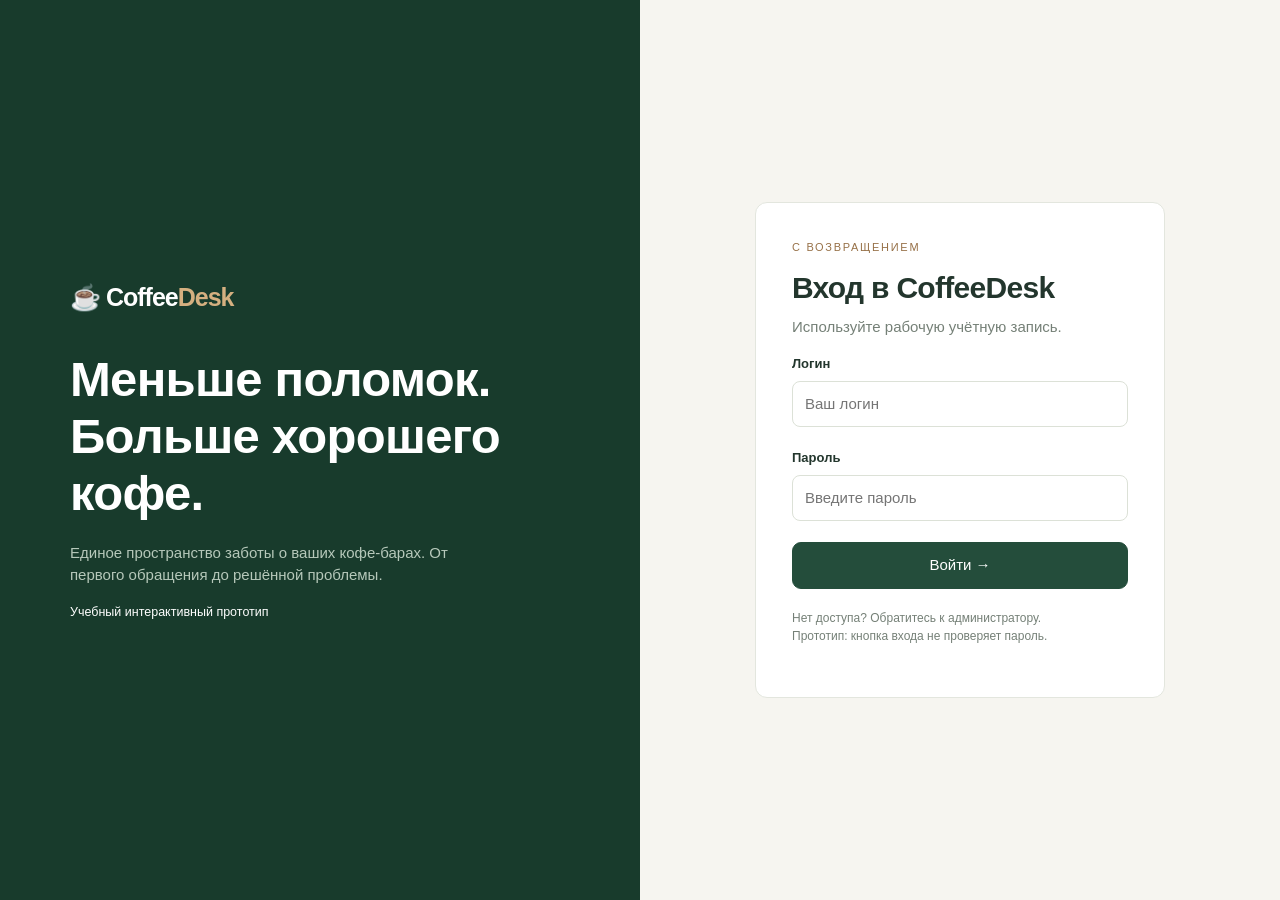
<file: docs/prototype/index.html>
<!doctype html>
<html lang="ru">
<head>
<meta charset="utf-8"><meta name="viewport" content="width=device-width,initial-scale=1">
<title>CoffeeDesk · интерактивный прототип</title>
<style>
:root{--green:#244d3b;--ink:#23362d;--muted:#758077;--paper:#f6f5f0;--line:#e3e6de;--accent:#c18b54}*{box-sizing:border-box}body{margin:0;background:var(--paper);color:var(--ink);font:15px/1.5 Arial,sans-serif}a{color:inherit;text-decoration:none}button,input,select,textarea{font:inherit}button,.button{display:inline-flex;align-items:center;justify-content:center;padding:11px 19px;border:1px solid var(--line);border-radius:9px;background:white;cursor:pointer;gap:8px}button:focus-visible,a:focus-visible{outline:3px solid #cb9959;outline-offset:3px}.primary{background:var(--green);color:white;border-color:var(--green)}.danger{color:#a43632}.app{display:grid;grid-template-columns:240px 1fr;min-height:100vh}aside{background:#183b2c;color:#e4eee7;padding:35px 22px;display:flex;flex-direction:column}.brand{font-size:25px;font-weight:bold;letter-spacing:-1px}.brand span{color:#d5b080}.tag{font-size:11px;color:#b4c7b9;text-transform:uppercase;letter-spacing:2px;margin:5px 0 42px}nav a{display:block;padding:13px 16px;margin:6px 0;border-radius:8px;color:#c5d7ca}nav a.active{background:#30533f;color:white}aside small{margin-top:auto;color:#9cb4a2;padding:16px 8px}.workspace{padding:0 42px 40px}header{display:flex;justify-content:space-between;align-items:center;border-bottom:1px solid var(--line);height:91px;color:var(--muted);font-size:13px}.avatar{display:inline-flex;align-items:center;gap:12px;color:var(--ink)}.avatar b{display:grid;place-items:center;width:36px;height:36px;background:#e5e9dd;border-radius:50%;font-size:12px}.prototype{background:#fff3d9;color:#80591b;padding:7px 12px;font-size:12px}.heading{display:flex;justify-content:space-between;align-items:center;margin:32px 0 23px}h1{font-size:30px;letter-spacing:-.7px;margin:0 0 6px}h2{font-size:18px;margin:0 0 16px}p{margin:0 0 16px}.muted{color:var(--muted)}.eyebrow{font-size:11px;letter-spacing:1.7px;text-transform:uppercase;color:#977148;margin-bottom:9px}.stats{display:grid;grid-template-columns:repeat(3,1fr);gap:18px;margin-bottom:26px}.stat,.card{background:white;border:1px solid var(--line);border-radius:12px;padding:23px}.stat strong{font-size:31px;display:block;margin:8px 0}.stat small{color:var(--muted)}.filters{display:flex;gap:12px;padding:18px;border-bottom:1px solid var(--line);flex-wrap:wrap}.filters input{flex:1;min-width:180px}.table-card{background:white;border:1px solid var(--line);border-radius:12px;overflow:hidden}input,select,textarea{border:1px solid #dce1d7;border-radius:8px;padding:11px 12px;background:white;color:var(--ink);width:100%}select{width:auto}textarea{min-height:125px;resize:vertical}table{width:100%;border-collapse:collapse;text-align:left}th{font-size:11px;letter-spacing:1px;text-transform:uppercase;color:var(--muted);padding:15px 20px;background:#fcfcf9}td{padding:19px 20px;border-top:1px solid #eff0ea;font-size:13px}td strong{display:block;font-size:14px;margin-bottom:3px}td small{color:var(--muted)}.number{color:#8c988d;font-size:12px}.badge{display:inline-block;white-space:nowrap;border-radius:20px;padding:5px 10px;font-size:12px}.new{background:#eff0ec;color:#667165}.work{background:#fff1d9;color:#986518}.done{background:#e9f2e8;color:#4d7952}.closed{background:#e8ecef;color:#66727e}.urgent{color:#ab543b}.foot{padding:15px 20px;color:var(--muted);font-size:12px}.two{display:grid;grid-template-columns:minmax(0,1fr) 330px;gap:22px}.form{max-width:820px}.grid{display:grid;grid-template-columns:1fr 1fr;gap:20px}label{display:block;font-size:13px;font-weight:bold;margin:0 0 7px}.field{margin-bottom:21px}.field small{display:block;margin-top:6px;color:var(--muted);font-size:12px}.field select{width:100%}.actions{display:flex;justify-content:flex-end;gap:12px;border-top:1px solid var(--line);padding-top:20px}.notice{border-radius:8px;background:#f2f5ed;padding:14px;color:#68765f;font-size:13px;margin-bottom:20px}.error{background:#fff0ec;color:#a13b2a}.meta{display:grid;grid-template-columns:110px 1fr;gap:14px;font-size:13px}.meta dt{color:var(--muted)}.meta dd{margin:0}.timeline{border-left:2px solid #dfe7dc;padding-left:20px;margin:20px 0;color:#73806f;font-size:13px}.login-wrap{min-height:100vh;display:grid;grid-template-columns:1fr 1fr}.login-story{background:#183b2c;color:white;padding:70px;display:flex;flex-direction:column;justify-content:center}.login-story h1{font-size:49px;line-height:1.16;margin:35px 0 20px}.login-story p{color:#b6c8ba;max-width:380px}.login-form{display:grid;place-items:center;padding:35px}.login-form .card{width:410px;padding:36px}.login-form button{width:100%}.empty{padding:55px;text-align:center}.modal{display:none;position:fixed;inset:0;background:#10261dcc;place-items:center}.modal.open{display:grid}.modal .card{max-width:480px}footer{margin-top:28px;color:#8c958a;font-size:12px}@media(max-width:900px){.app{grid-template-columns:1fr}aside{padding:18px}.tag,aside small{display:none}nav{display:flex;flex-wrap:wrap}.workspace{padding:0 18px 25px}.two,.login-wrap{grid-template-columns:1fr}.login-story{display:none}.stats{gap:8px}.stat{padding:15px}td,th{padding:12px 9px}.grid{grid-template-columns:1fr}.table-card{overflow:auto}.heading{align-items:flex-start;gap:15px}h1{font-size:25px}.filters select{max-width:100%}}
</style>
</head>
<body><div id="root"></div><div id="modal" class="modal" role="dialog" aria-modal="true" aria-labelledby="confirm-title"><div class="card"><h2 id="confirm-title">Архивировать CB-00004?</h2><p>Закрытая заявка исчезнет из рабочего списка. История сохранится.</p><div class="actions"><button onclick="closeModal()">Отмена</button><button class="primary" onclick="closeModal();location.hash='list'">Подтвердить архив</button></div></div></div>
<script>
const root=document.querySelector('#root');
const nav=()=>`<aside><a class="brand" href="#list">☕ Coffee<span>Desk</span></a><div class="tag">Забота о вашем баре</div><nav><a class="active" href="#list">▤ &nbsp; Все заявки</a><a href="#new">＋ &nbsp; Создать заявку</a><a href="#empty">◯ &nbsp; Пустое состояние</a><a href="#error">⚠ &nbsp; Ошибка формы</a><a href="#login">↪ &nbsp; Экран входа</a></nav><small>Сервис начинается с деталей.<br>CoffeeDesk · учебный проект</small></aside>`;
function shell(content){return `<div class="prototype">Интерактивный прототип · вымышленные данные · без подключения к БД</div><div class="app">${nav()}<main class="workspace"><header><span>Рабочее пространство / Заявки</span><span class="avatar">Администратор <b>АД</b></span></header>${content}<footer>COFFEEDESK / СИСТЕМА УЧЁТА ЗАЯВОК КОФЕ-БАРОВ</footer></main></div>`}
const heading=(title,sub,action='')=>`<div class="heading"><div><div class="eyebrow">Техническая служба</div><h1>${title}</h1><p class="muted">${sub}</p></div>${action}</div>`;
const categories='<option>Сантехника</option><option>Кофейное оборудование</option><option>Электрика</option><option>Мебель</option><option>Хозяйственные работы</option>';
const cafes='<option>Центр</option><option>Парк</option><option>Вокзал</option>';
const filters=`<div class="filters"><input aria-label="Поиск" placeholder="Поиск по номеру, теме или описанию"><select aria-label="Статус"><option>Все статусы</option><option>Новая</option><option>В работе</option><option>Выполнена</option><option>Закрыта</option></select><select aria-label="Категория"><option>Все категории</option>${categories}</select><button onclick="location.hash='empty'">Найти</button></div>`;
function list(empty=false){let rows=[['CB-00001','Протекает кран у мойки','Центр · Сантехника','В работе','work','Высокий','Мастер 1'],['CB-00002','Кофемашина не набирает давление','Парк · Кофейное оборудование','Новая','new','Срочный','Не назначен'],['CB-00003','Не горит свет над барной стойкой','Вокзал · Электрика','Выполнена','done','Обычный','Мастер 2'],['CB-00004','Заменить повреждённый стул','Центр · Мебель','Закрыта','closed','Низкий','Мастер 1']];return shell(heading('Заявки кофе-баров','Всё, что нужно для бесперебойной работы.',`<a class="button primary" href="#new">＋ Создать заявку</a>`)+`<div class="stats"><div class="stat">Открытые заявки<strong>8</strong><small>Требуют внимания команды</small></div><div class="stat">В работе<strong>4</strong><small>Уже занимаемся решением</small></div><div class="stat">Выполнено<strong>3</strong><small>Ожидают подтверждения</small></div></div><div class="table-card">${filters}${empty?'<div class="empty"><h2>Заявок не найдено</h2><p class="muted">Попробуйте другой запрос или сбросьте фильтры.</p><a class="button" href="#list">Сбросить фильтры</a></div>':`<table><thead><tr><th>Заявка</th><th>Статус</th><th>Приоритет</th><th>Исполнитель</th><th></th></tr></thead><tbody>${rows.map(r=>`<tr><td><span class="number">${r[0]}</span><strong><a href="#detail">${r[1]}</a></strong><small>${r[2]}</small></td><td><span class="badge ${r[4]}">${r[3]}</span></td><td>${r[5]}</td><td>${r[6]}</td><td><a href="#detail" aria-label="Открыть ${r[0]}">→</a></td></tr>`).join('')}</tbody></table><div class="foot">Показаны 4 из 12 заявок · обновлено сегодня</div>`}</div>`)}
function form(edit=false,error=false){return shell(heading(edit?'Редактирование заявки':'Новая заявка',edit?'CB-00001 · изменения сохранятся в истории.':'Расскажите о проблеме — мы поможем её решить.',`<a class="button" href="#list">← К списку</a>`)+`<div class="card form"><form onsubmit="event.preventDefault();location.hash='detail'">${error?'<div class="notice error" role="alert">Проверьте тему: нужно от 3 до 120 символов. Данные не сохранены.</div>':'<div class="notice">Если ситуация аварийная, сначала свяжитесь с ответственным по телефону.</div>'}<div class="field"><label for="title">Тема заявки *</label><input id="title" required minlength="3" maxlength="120" placeholder="Например: протекает кран у мойки" value="${edit?'Протекает кран у мойки':''}"><small>Коротко опишите проблему · 3–120 символов</small></div><div class="grid"><div class="field"><label for="cafe">Кофе-бар *</label><select id="cafe">${cafes}</select></div><div class="field"><label for="category">Категория *</label><select id="category">${categories}</select></div></div><div class="field"><label for="description">Описание *</label><textarea id="description" required minlength="10" maxlength="4000" placeholder="Где возникла проблема, когда её заметили, как она влияет на работу">${edit?'Вода подтекает из соединения крана у рабочей мойки. Нужна замена уплотнения.':''}</textarea><small>От 10 до 4000 символов. Не указывайте персональные данные.</small></div><div class="field"><label for="priority">Приоритет</label><select id="priority"><option>Обычный</option><option>Высокий</option><option>Срочный</option><option>Низкий</option></select></div><div class="actions"><a class="button" href="${edit?'#detail':'#list'}">Отмена</a><button class="primary">${edit?'Сохранить изменения':'Создать заявку'}</button></div></form></div>`)}
function detail(){return shell(heading('Протекает кран у мойки','CB-00001 · создана 12 ноября 2026, 09:15',`<a class="button" href="#edit">Редактировать</a>`)+`<div class="two"><section><div class="card"><h2>Описание проблемы</h2><p>Вода подтекает из соединения крана у рабочей мойки. Нужна замена уплотнения. Проблему заметили в начале смены.</p><span class="badge work">В работе</span></div><div class="card" style="margin-top:20px"><h2>Обсуждение и история</h2><div class="timeline">09:15 · Заявитель создал заявку<br><br>09:30 · Оператор назначил Мастера 1<br><br>09:35 · Новая → В работе</div><label for="comment">Новый комментарий</label><textarea id="comment" placeholder="Уточните детали или сообщите о результате"></textarea><button class="primary" style="margin-top:12px" onclick="alert('Прототип: комментарий добавлен')">Отправить</button></div></section><section><div class="card"><h2>Детали заявки</h2><dl class="meta"><dt>Кофе-бар</dt><dd>Центр</dd><dt>Категория</dt><dd>Сантехника</dd><dt>Приоритет</dt><dd class="urgent">Высокий</dd><dt>Заявитель</dt><dd>Бариста 1</dd><dt>Исполнитель</dt><dd>Мастер 1</dd></dl><label for="assignee">Назначение</label><select id="assignee"><option>Мастер 1</option><option>Мастер 2</option></select><button style="margin-top:12px">Назначить</button></div><div class="card" style="margin-top:20px"><h2>Управление</h2><button class="primary" onclick="alert('Прототип: статус изменён')">Отметить выполнение</button><p class="muted" style="margin-top:12px;font-size:12px">Архив доступен администратору только после закрытия заявки.</p><button onclick="document.querySelector('#modal').classList.add('open')">Пример подтверждения архива</button></div></section></div>`)}
function login(){return `<div class="login-wrap"><section class="login-story"><div class="brand">☕ Coffee<span>Desk</span></div><h1>Меньше поломок.<br>Больше хорошего<br>кофе.</h1><p>Единое пространство заботы о ваших кофе-барах. От первого обращения до решённой проблемы.</p><small>Учебный интерактивный прототип</small></section><section class="login-form"><div class="card"><div class="eyebrow">С возвращением</div><h1>Вход в CoffeeDesk</h1><p class="muted">Используйте рабочую учётную запись.</p><form onsubmit="event.preventDefault();location.hash='list'"><div class="field"><label for="username">Логин</label><input id="username" autocomplete="username" placeholder="Ваш логин"></div><div class="field"><label for="password">Пароль</label><input id="password" type="password" autocomplete="current-password" placeholder="Введите пароль"></div><button class="primary">Войти →</button></form><p class="muted" style="font-size:12px;margin-top:20px">Нет доступа? Обратитесь к администратору.<br>Прототип: кнопка входа не проверяет пароль.</p></div></section></div>`}
function closeModal(){document.querySelector('#modal').classList.remove('open')}
function render(){const route=location.hash.slice(1)||'login';root.innerHTML=route==='login'?login():route==='list'?list():route==='empty'?list(true):route==='new'?form():route==='edit'?form(true):route==='error'?form(false,true):detail();window.scrollTo(0,0)}
window.addEventListener('hashchange',render);window.addEventListener('keydown',e=>{if(e.key==='Escape')closeModal()});render();
</script></body></html>
</file>
